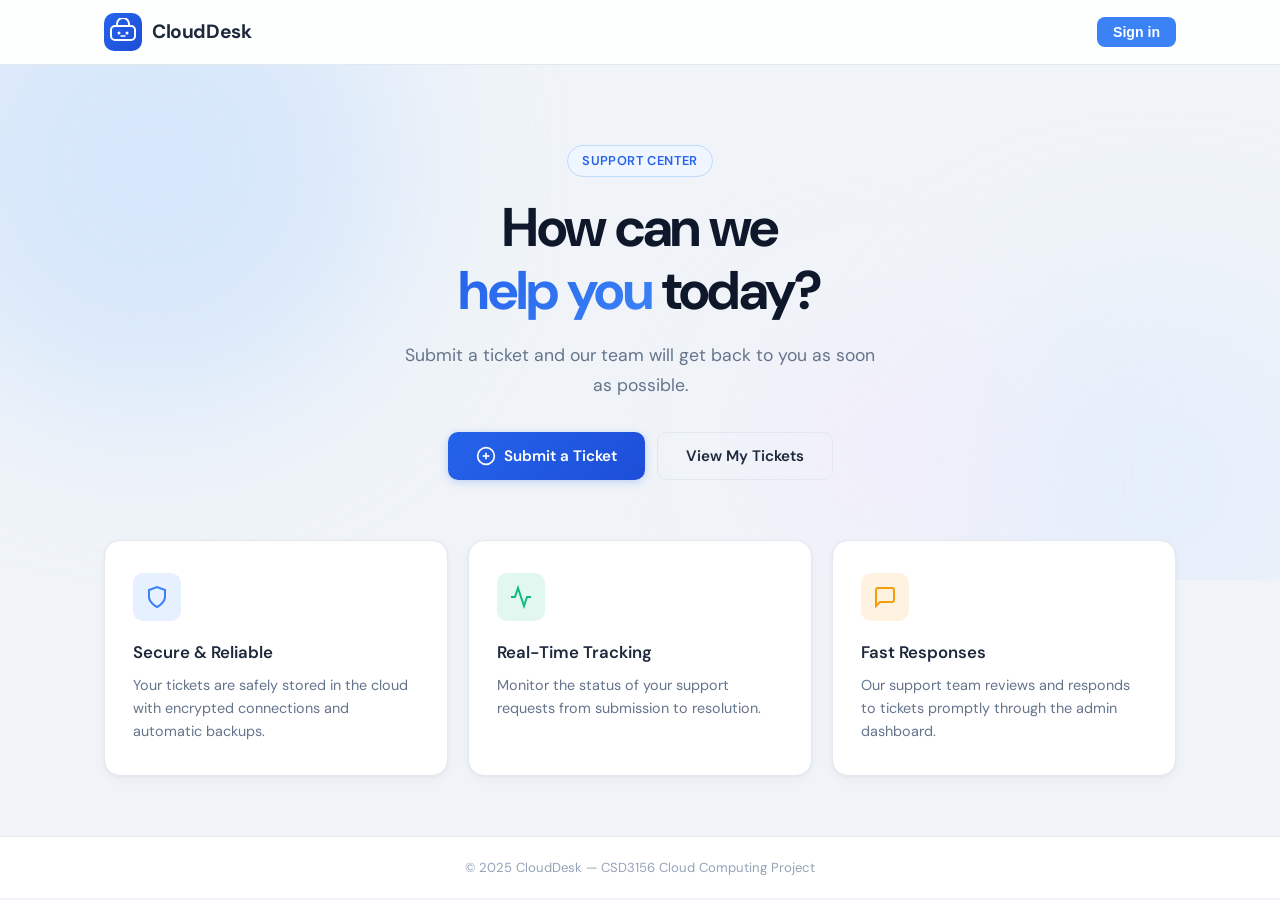
<file: clouddesk/frontend/index.html>
<!DOCTYPE html>
<html lang="en">
<head>
    <meta charset="UTF-8">
    <meta name="viewport" content="width=device-width, initial-scale=1.0">
    <title>CloudDesk</title>
    <link rel="preconnect" href="https://fonts.googleapis.com">
    <link href="https://fonts.googleapis.com/css2?family=DM+Sans:ital,opsz,wght@0,9..40,300;0,9..40,400;0,9..40,500;0,9..40,600;0,9..40,700;1,9..40,400&family=JetBrains+Mono:wght@400;500&display=swap" rel="stylesheet">
    <link rel="stylesheet" href="styles.css">
    <style>
        /* ── Auth Modal ─────────────────────────────────────────────────── */
        .modal-overlay {
            position: fixed; inset: 0;
            background: rgba(0,0,0,0.55);
            backdrop-filter: blur(4px);
            display: flex; align-items: center; justify-content: center;
            z-index: 1000;
            opacity: 0; pointer-events: none;
            transition: opacity 0.25s;
        }
        .modal-overlay.open { opacity: 1; pointer-events: all; }
        .modal {
            background: var(--surface, #fff);
            border-radius: 18px;
            padding: 2.5rem 2.2rem 2rem;
            width: 100%; max-width: 420px;
            box-shadow: 0 24px 60px rgba(0,0,0,0.18);
            transform: translateY(18px) scale(0.97);
            transition: transform 0.28s cubic-bezier(.22,1,.36,1);
        }
        .modal-overlay.open .modal { transform: translateY(0) scale(1); }
        .modal-logo { display: flex; align-items: center; gap: .6rem; margin-bottom: 1.6rem; }
        .modal-logo svg { color: var(--primary, #3b82f6); }
        .modal-logo span { font-size: 1.25rem; font-weight: 700; letter-spacing: -.02em; }
        .modal h2 { font-size: 1.35rem; font-weight: 700; margin: 0 0 .3rem; }
        .modal .modal-sub { color: var(--text-muted, #6b7280); font-size: .9rem; margin-bottom: 1.6rem; }
        .modal .form-group { margin-bottom: 1rem; }
        .modal label { display: block; font-size: .85rem; font-weight: 600; margin-bottom: .35rem; }
        .modal input {
            width: 100%; padding: .7rem 1rem;
            border: 1.5px solid var(--border, #e5e7eb);
            border-radius: 10px; font-size: .95rem;
            background: var(--bg, #f9fafb);
            outline: none; transition: border-color .15s, box-shadow .15s;
            box-sizing: border-box;
        }
        .modal input:focus { border-color: var(--primary, #3b82f6); box-shadow: 0 0 0 3px rgba(59,130,246,.12); }
        .modal-btn {
            width: 100%; padding: .8rem;
            background: var(--primary, #3b82f6);
            color: #fff; border: none; border-radius: 10px;
            font-size: 1rem; font-weight: 600; cursor: pointer;
            margin-top: .4rem; transition: background .15s, transform .1s;
        }
        .modal-btn:hover { background: #2563eb; }
        .modal-btn:disabled { opacity: .65; cursor: not-allowed; }
        .modal-switch { text-align: center; margin-top: 1.2rem; font-size: .88rem; color: var(--text-muted, #6b7280); }
        .modal-switch a { color: var(--primary, #3b82f6); font-weight: 600; cursor: pointer; }
        .modal-error {
            background: #fef2f2; border: 1px solid #fecaca;
            color: #b91c1c; border-radius: 8px;
            padding: .6rem .9rem; font-size: .88rem;
            margin-bottom: 1rem; display: none;
        }
        .modal-error.show { display: block; }

        /* ── Navbar ─────────────────────────────────────────────────────── */
        .nav-auth { display: flex; align-items: center; gap: .75rem; }
        .nav-user-name { font-size: .9rem; font-weight: 600; color: var(--text, #111827); white-space: nowrap; }
        .btn-ghost {
            background: none; border: 1.5px solid var(--border, #e5e7eb);
            border-radius: 8px; padding: .45rem .9rem;
            font-size: .88rem; font-weight: 600; cursor: pointer;
            color: var(--text, #111827); transition: background .15s;
        }
        .btn-ghost:hover { background: var(--bg, #f3f4f6); }
        .btn-auth-login {
            background: var(--primary, #3b82f6); color: #fff;
            border: none; border-radius: 8px; padding: .45rem 1rem;
            font-size: .88rem; font-weight: 600; cursor: pointer;
        }
        .nav-links { display: flex; align-items: center; gap: .25rem; }

        /* ── Admin Dashboard ─────────────────────────────────────────────── */
        .admin-layout {
            display: grid;
            grid-template-columns: 240px 1fr;
            min-height: calc(100vh - 64px - 56px);
        }
        .admin-sidebar {
            background: #0f172a;
            padding: 1.5rem 1rem;
            display: flex; flex-direction: column; gap: .25rem;
        }
        .admin-sidebar-title {
            font-size: .7rem; font-weight: 700; text-transform: uppercase;
            letter-spacing: .1em; color: #475569;
            padding: .5rem .75rem; margin-bottom: .25rem;
        }
        .admin-nav-item {
            display: flex; align-items: center; gap: .75rem;
            padding: .65rem .75rem; border-radius: 8px;
            font-size: .9rem; font-weight: 500; color: #94a3b8;
            cursor: pointer; transition: background .15s, color .15s;
            border: none; background: none; width: 100%; text-align: left;
        }
        .admin-nav-item:hover { background: #1e293b; color: #e2e8f0; }
        .admin-nav-item.active { background: #1d4ed8; color: #fff; }
        .admin-main { background: #f8fafc; padding: 2rem 2.5rem; overflow-y: auto; }
        .admin-section { display: none; }
        .admin-section.active { display: block; }
        .admin-page-title { font-size: 1.4rem; font-weight: 700; margin: 0 0 .25rem; color: #0f172a; }
        .admin-page-sub { color: #64748b; font-size: .9rem; margin-bottom: 1.75rem; }

        .admin-stats {
            display: grid;
            grid-template-columns: repeat(auto-fit, minmax(130px, 1fr));
            gap: 1rem; margin-bottom: 1.75rem;
        }
        .admin-stat {
            background: #fff; border-radius: 12px; padding: 1.1rem 1.25rem;
            border: 1px solid #e2e8f0; box-shadow: 0 1px 3px rgba(0,0,0,.04);
        }
        .admin-stat-label { font-size: .75rem; font-weight: 700; color: #64748b; text-transform: uppercase; letter-spacing: .05em; margin-bottom: .3rem; }
        .admin-stat-value { font-size: 1.9rem; font-weight: 800; line-height: 1; }
        .asv-blue { color: #2563eb; } .asv-amber { color: #d97706; }
        .asv-purple { color: #7c3aed; } .asv-green { color: #059669; }

        .admin-table-wrap {
            background: #fff; border-radius: 14px;
            border: 1px solid #e2e8f0;
            box-shadow: 0 1px 3px rgba(0,0,0,.04); overflow: hidden;
        }
        .admin-table-toolbar {
            display: flex; align-items: center; justify-content: space-between;
            padding: 1rem 1.25rem; border-bottom: 1px solid #f1f5f9; gap: 1rem; flex-wrap: wrap;
        }
        .admin-table-toolbar h3 { font-size: 1rem; font-weight: 700; margin: 0; color: #0f172a; }
        .admin-search {
            display: flex; align-items: center; gap: .5rem;
            background: #f8fafc; border: 1.5px solid #e2e8f0;
            border-radius: 8px; padding: .4rem .75rem;
        }
        .admin-search input { border: none; background: none; outline: none; font-size: .88rem; color: #0f172a; width: 200px; }
        table { width: 100%; border-collapse: collapse; }
        th {
            text-align: left; font-size: .72rem; font-weight: 700;
            text-transform: uppercase; letter-spacing: .06em;
            color: #64748b; padding: .75rem 1.25rem;
            background: #f8fafc; border-bottom: 1px solid #e2e8f0;
        }
        td { padding: .85rem 1.25rem; border-bottom: 1px solid #f1f5f9; font-size: .88rem; color: #334155; vertical-align: middle; }
        tr:last-child td { border-bottom: none; }
        tr:hover td { background: #f8fafc; }
        .td-title { font-weight: 600; color: #0f172a; max-width: 220px; white-space: nowrap; overflow: hidden; text-overflow: ellipsis; }
        .td-id { font-family: 'JetBrains Mono', monospace; font-size: .8rem; color: #64748b; }

        .status-select {
            border: 1.5px solid #e2e8f0; border-radius: 7px;
            padding: .3rem .55rem; font-size: .82rem; font-weight: 600;
            cursor: pointer; outline: none; background: #f8fafc;
        }
        .btn-manage {
            background: #0f172a; color: #fff; border: none;
            border-radius: 7px; padding: .38rem .85rem;
            font-size: .82rem; font-weight: 600; cursor: pointer;
            transition: background .15s;
        }
        .btn-manage:hover { background: #1e293b; }

        /* Admin ticket detail */
        .admin-back-btn {
            display: flex; align-items: center; gap: .4rem;
            background: none; border: none; cursor: pointer;
            font-size: .88rem; font-weight: 600; color: #64748b;
            padding: 0; margin-bottom: 1.25rem; transition: color .15s;
        }
        .admin-back-btn:hover { color: #0f172a; }
        .admin-detail-panel {
            background: #fff; border-radius: 14px;
            border: 1px solid #e2e8f0; padding: 1.75rem;
        }
        .admin-detail-panel h2 { font-size: 1.2rem; font-weight: 700; margin: 0 0 .5rem; color: #0f172a; }
        .admin-detail-meta { display: flex; align-items: center; flex-wrap: wrap; gap: .75rem; margin-bottom: 1.25rem; font-size: .85rem; color: #64748b; }
        .admin-desc {
            background: #f8fafc; border-radius: 10px; padding: 1rem 1.25rem;
            color: #334155; font-size: .93rem; line-height: 1.65;
            margin-bottom: 1.5rem; border: 1px solid #e2e8f0;
        }
        .admin-actions-row { display: flex; align-items: center; gap: .75rem; margin-bottom: 1.5rem; flex-wrap: wrap; }
        .admin-status-label { font-size: .85rem; font-weight: 600; color: #334155; }
        .admin-status-full {
            border: 1.5px solid #e2e8f0; border-radius: 8px;
            padding: .45rem .85rem; font-size: .88rem; font-weight: 600;
            cursor: pointer; outline: none; background: #f8fafc;
        }
        .btn-update-status {
            background: #0f172a; color: #fff; border: none;
            border-radius: 8px; padding: .5rem 1.1rem;
            font-size: .88rem; font-weight: 600; cursor: pointer;
        }
        .btn-update-status:hover { background: #1e293b; }

        .admin-responses { margin-bottom: 1.5rem; }
        .admin-responses h4 { font-size: .95rem; font-weight: 700; margin-bottom: .75rem; color: #0f172a; }
        .resp-bubble { padding: .85rem 1rem; border-radius: 10px; margin-bottom: .6rem; font-size: .9rem; line-height: 1.55; }
        .resp-bubble.admin-resp { background: #eff6ff; border: 1px solid #bfdbfe; }
        .resp-bubble.user-resp  { background: #f8fafc; border: 1px solid #e2e8f0; }
        .resp-bubble-meta { font-size: .78rem; color: #64748b; margin-bottom: .3rem; display: flex; gap: .5rem; align-items: center; }
        .resp-bubble-meta strong { color: #0f172a; }
        .role-pill { font-size: .65rem; font-weight: 700; text-transform: uppercase; padding: .1rem .4rem; border-radius: 99px; background: #e2e8f0; color: #475569; }
        .role-pill.admin { background: #dbeafe; color: #1d4ed8; }

        .admin-reply-box h4 { font-size: .95rem; font-weight: 700; margin-bottom: .6rem; color: #0f172a; }
        .admin-reply-box textarea {
            width: 100%; box-sizing: border-box;
            border: 1.5px solid #e2e8f0; border-radius: 10px;
            padding: .75rem 1rem; font-size: .9rem; resize: vertical;
            outline: none; font-family: inherit; background: #f8fafc;
            min-height: 90px;
        }
        .admin-reply-box textarea:focus { border-color: #3b82f6; background: #fff; }
        .btn-send-reply {
            margin-top: .6rem;
            background: #2563eb; color: #fff; border: none;
            border-radius: 8px; padding: .55rem 1.25rem;
            font-size: .9rem; font-weight: 600; cursor: pointer;
            display: inline-flex; align-items: center; gap: .4rem;
        }
        .btn-send-reply:hover { background: #1d4ed8; }
        .btn-send-reply:disabled { opacity: .6; cursor: not-allowed; }

        /* Users */
        .user-avatar {
            width: 32px; height: 32px; border-radius: 50%;
            background: #dbeafe; color: #1d4ed8;
            display: flex; align-items: center; justify-content: center;
            font-weight: 700; font-size: .85rem; flex-shrink: 0;
        }
        .user-cell { display: flex; align-items: center; gap: .65rem; }
        .role-badge-admin { background: #fee2e2; color: #991b1b; font-size: .72rem; font-weight: 700; padding: .15rem .5rem; border-radius: 99px; text-transform: uppercase; }
        .role-badge-user  { background: #e0e7ff; color: #3730a3; font-size: .72rem; font-weight: 700; padding: .15rem .5rem; border-radius: 99px; text-transform: uppercase; }
        .table-empty { text-align: center; padding: 3rem 1rem; color: #94a3b8; }

        @media (max-width: 768px) {
            .admin-layout { grid-template-columns: 1fr; }
            .admin-sidebar { flex-direction: row; overflow-x: auto; padding: .75rem; }
            .admin-sidebar-title { display: none; }
            .admin-main { padding: 1.25rem; }
        }
    </style>
</head>
<body>

    <!-- ===== AUTH MODAL ===== -->
    <div class="modal-overlay" id="auth-modal">
        <div class="modal">
            <div class="modal-logo">
                <svg width="26" height="26" viewBox="0 0 28 28" fill="none">
                    <rect x="2" y="8" width="24" height="14" rx="4" stroke="currentColor" stroke-width="2"/>
                    <path d="M8 8V6a6 6 0 0 1 12 0v2" stroke="currentColor" stroke-width="2" stroke-linecap="round"/>
                    <circle cx="10" cy="15" r="1.5" fill="currentColor"/>
                    <circle cx="18" cy="15" r="1.5" fill="currentColor"/>
                    <path d="M12 18h4" stroke="currentColor" stroke-width="1.5" stroke-linecap="round"/>
                </svg>
                <span>CloudDesk</span>
            </div>
            <div id="modal-login">
                <h2>Welcome back</h2>
                <p class="modal-sub">Sign in to manage your support tickets.</p>
                <div class="modal-error" id="login-error"></div>
                <div class="form-group">
                    <label for="login-email">Email</label>
                    <input type="email" id="login-email" placeholder="you@example.com" autocomplete="email">
                </div>
                <div class="form-group">
                    <label for="login-password">Password</label>
                    <input type="password" id="login-password" placeholder="••••••••" autocomplete="current-password">
                </div>
                <button class="modal-btn" id="login-btn" onclick="doLogin()">Sign In</button>
                <p class="modal-switch">Don't have an account? <a onclick="switchModal('register')">Create one</a></p>
            </div>
            <div id="modal-register" style="display:none">
                <h2>Create account</h2>
                <p class="modal-sub">Join CloudDesk to submit and track your tickets.</p>
                <div class="modal-error" id="register-error"></div>
                <div class="form-group">
                    <label for="reg-name">Full Name</label>
                    <input type="text" id="reg-name" placeholder="Jane Smith" autocomplete="name">
                </div>
                <div class="form-group">
                    <label for="reg-email">Email</label>
                    <input type="email" id="reg-email" placeholder="you@example.com" autocomplete="email">
                </div>
                <div class="form-group">
                    <label for="reg-password">Password</label>
                    <input type="password" id="reg-password" placeholder="At least 6 characters" autocomplete="new-password">
                </div>
                <button class="modal-btn" id="register-btn" onclick="doRegister()">Create Account</button>
                <p class="modal-switch">Already have an account? <a onclick="switchModal('login')">Sign in</a></p>
            </div>
        </div>
    </div>

    <!-- ===== NAVBAR ===== -->
    <nav class="navbar">
        <div class="nav-inner">
            <a href="#" class="logo" onclick="showPage('home')">
                <span class="logo-icon">
                    <svg width="28" height="28" viewBox="0 0 28 28" fill="none">
                        <rect x="2" y="8" width="24" height="14" rx="4" stroke="currentColor" stroke-width="2"/>
                        <path d="M8 8V6a6 6 0 0 1 12 0v2" stroke="currentColor" stroke-width="2" stroke-linecap="round"/>
                        <circle cx="10" cy="15" r="1.5" fill="currentColor"/>
                        <circle cx="18" cy="15" r="1.5" fill="currentColor"/>
                        <path d="M12 18h4" stroke="currentColor" stroke-width="1.5" stroke-linecap="round"/>
                    </svg>
                </span>
                <span class="logo-text">CloudDesk</span>
            </a>
            <div class="nav-links" id="nav-links" style="display:none">
                <a href="#" class="nav-link" data-page="home" onclick="showPage('home')">
                    <svg width="18" height="18" viewBox="0 0 24 24" fill="none" stroke="currentColor" stroke-width="2"><path d="M3 9l9-7 9 7v11a2 2 0 0 1-2 2H5a2 2 0 0 1-2-2z"/><polyline points="9 22 9 12 15 12 15 22"/></svg>
                    Home
                </a>
                <a href="#" class="nav-link" data-page="submit" onclick="showPage('submit')">
                    <svg width="18" height="18" viewBox="0 0 24 24" fill="none" stroke="currentColor" stroke-width="2"><circle cx="12" cy="12" r="10"/><line x1="12" y1="8" x2="12" y2="16"/><line x1="8" y1="12" x2="16" y2="12"/></svg>
                    New Ticket
                </a>
                <a href="#" class="nav-link" data-page="tickets" onclick="showPage('tickets')">
                    <svg width="18" height="18" viewBox="0 0 24 24" fill="none" stroke="currentColor" stroke-width="2"><path d="M14 2H6a2 2 0 0 0-2 2v16a2 2 0 0 0 2 2h12a2 2 0 0 0 2-2V8z"/><polyline points="14 2 14 8 20 8"/><line x1="16" y1="13" x2="8" y2="13"/><line x1="16" y1="17" x2="8" y2="17"/></svg>
                    My Tickets
                </a>
                <a href="#" class="nav-link" data-page="admin" id="nav-admin-link" onclick="showPage('admin')" style="display:none">
                    <svg width="18" height="18" viewBox="0 0 24 24" fill="none" stroke="currentColor" stroke-width="2"><path d="M12 20h9"/><path d="M16.5 3.5a2.121 2.121 0 0 1 3 3L7 19l-4 1 1-4L16.5 3.5z"/></svg>
                    Admin
                </a>
            </div>
            <div class="nav-auth" id="nav-auth"></div>
        </div>
    </nav>

    <!-- ===== PAGE: HOME ===== -->
    <main id="page-home" class="page active">
        <section class="hero">
            <div class="hero-bg">
                <div class="hero-shape shape-1"></div>
                <div class="hero-shape shape-2"></div>
                <div class="hero-shape shape-3"></div>
            </div>
            <div class="hero-content">
                <span class="hero-badge">Support Center</span>
                <h1 class="hero-title">How can we<br><span class="highlight">help you</span> today?</h1>
                <p class="hero-subtitle">Submit a ticket and our team will get back to you as soon as possible.</p>
                <div class="hero-actions">
                    <button class="btn btn-primary btn-lg" onclick="requireAuth(() => showPage('submit'))">
                        <svg width="20" height="20" viewBox="0 0 24 24" fill="none" stroke="currentColor" stroke-width="2"><circle cx="12" cy="12" r="10"/><line x1="12" y1="8" x2="12" y2="16"/><line x1="8" y1="12" x2="16" y2="12"/></svg>
                        Submit a Ticket
                    </button>
                    <button class="btn btn-outline btn-lg" onclick="requireAuth(() => showPage('tickets'))">
                        View My Tickets
                    </button>
                </div>
            </div>
        </section>
        <section class="features-section">
            <div class="features-grid">
                <div class="feature-card" style="--delay:0">
                    <div class="feature-icon" style="--accent:#3b82f6"><svg width="24" height="24" viewBox="0 0 24 24" fill="none" stroke="currentColor" stroke-width="2"><path d="M12 22s8-4 8-10V5l-8-3-8 3v7c0 6 8 10 8 10z"/></svg></div>
                    <h3>Secure & Reliable</h3>
                    <p>Your tickets are safely stored in the cloud with encrypted connections and automatic backups.</p>
                </div>
                <div class="feature-card" style="--delay:1">
                    <div class="feature-icon" style="--accent:#10b981"><svg width="24" height="24" viewBox="0 0 24 24" fill="none" stroke="currentColor" stroke-width="2"><polyline points="22 12 18 12 15 21 9 3 6 12 2 12"/></svg></div>
                    <h3>Real-Time Tracking</h3>
                    <p>Monitor the status of your support requests from submission to resolution.</p>
                </div>
                <div class="feature-card" style="--delay:2">
                    <div class="feature-icon" style="--accent:#f59e0b"><svg width="24" height="24" viewBox="0 0 24 24" fill="none" stroke="currentColor" stroke-width="2"><path d="M21 15a2 2 0 0 1-2 2H7l-4 4V5a2 2 0 0 1 2-2h14a2 2 0 0 1 2 2z"/></svg></div>
                    <h3>Fast Responses</h3>
                    <p>Our support team reviews and responds to tickets promptly through the admin dashboard.</p>
                </div>
            </div>
        </section>
    </main>

    <!-- ===== PAGE: SUBMIT TICKET ===== -->
    <main id="page-submit" class="page">
        <div class="page-container">
            <div class="page-header">
                <h1>Submit a New Ticket</h1>
                <p>Describe your issue and we'll get back to you shortly.</p>
            </div>
            <div class="form-card">
                <div class="form-group">
                    <label for="ticket-title">Title</label>
                    <input type="text" id="ticket-title" placeholder="Brief summary of your issue" maxlength="255">
                    <span class="form-hint">Keep it concise — e.g. "Login page not loading"</span>
                </div>
                <div class="form-group">
                    <label for="ticket-priority">Priority</label>
                    <select id="ticket-priority" style="width:100%;padding:.7rem 1rem;border:1.5px solid var(--border,#e5e7eb);border-radius:10px;font-size:.95rem;background:var(--bg,#f9fafb);outline:none;">
                        <option value="low">Low</option>
                        <option value="medium" selected>Medium</option>
                        <option value="high">High</option>
                    </select>
                </div>
                <div class="form-group">
                    <label for="ticket-desc">Description</label>
                    <textarea id="ticket-desc" rows="6" placeholder="Provide details about your issue..."></textarea>
                </div>
                <div class="form-actions">
                    <button class="btn btn-secondary" onclick="clearForm()">Clear</button>
                    <button class="btn btn-primary" id="submit-btn" onclick="submitTicket()">
                        <svg width="18" height="18" viewBox="0 0 24 24" fill="none" stroke="currentColor" stroke-width="2"><line x1="22" y1="2" x2="11" y2="13"/><polygon points="22 2 15 22 11 13 2 9 22 2"/></svg>
                        Submit Ticket
                    </button>
                </div>
            </div>
        </div>
    </main>

    <!-- ===== PAGE: MY TICKETS ===== -->
    <main id="page-tickets" class="page">
        <div class="page-container">
            <div class="page-header">
                <div>
                    <h1>My Tickets</h1>
                    <p>Track and manage your submitted support requests.</p>
                </div>
                <button class="btn btn-primary" onclick="showPage('submit')">
                    <svg width="18" height="18" viewBox="0 0 24 24" fill="none" stroke="currentColor" stroke-width="2"><circle cx="12" cy="12" r="10"/><line x1="12" y1="8" x2="12" y2="16"/><line x1="8" y1="12" x2="16" y2="12"/></svg>
                    New Ticket
                </button>
            </div>
            <div class="filters-bar">
                <div class="filter-tabs">
                    <button class="filter-tab active" data-filter="all" onclick="filterTickets('all',this)">All</button>
                    <button class="filter-tab" data-filter="Open" onclick="filterTickets('Open',this)">Open</button>
                    <button class="filter-tab" data-filter="In Progress" onclick="filterTickets('In Progress',this)">In Progress</button>
                    <button class="filter-tab" data-filter="Resolved" onclick="filterTickets('Resolved',this)">Resolved</button>
                    <button class="filter-tab" data-filter="Closed" onclick="filterTickets('Closed',this)">Closed</button>
                </div>
                <div class="search-box">
                    <svg width="16" height="16" viewBox="0 0 24 24" fill="none" stroke="currentColor" stroke-width="2"><circle cx="11" cy="11" r="8"/><line x1="21" y1="21" x2="16.65" y2="16.65"/></svg>
                    <input type="text" id="search-input" placeholder="Search tickets..." oninput="searchTickets(this.value)">
                </div>
            </div>
            <div class="ticket-stats" id="ticket-stats"></div>
            <div id="tickets-list" class="tickets-list"></div>
            <div id="empty-state" class="empty-state" style="display:none;">
                <svg width="64" height="64" viewBox="0 0 24 24" fill="none" stroke="currentColor" stroke-width="1.5" opacity="0.4"><path d="M14 2H6a2 2 0 0 0-2 2v16a2 2 0 0 0 2 2h12a2 2 0 0 0 2-2V8z"/><polyline points="14 2 14 8 20 8"/></svg>
                <h3>No tickets yet</h3>
                <p>Submit your first support ticket to get started.</p>
                <button class="btn btn-primary" onclick="showPage('submit')">Submit a Ticket</button>
            </div>
        </div>
    </main>

    <!-- ===== PAGE: TICKET DETAIL (user) ===== -->
    <main id="page-detail" class="page">
        <div class="page-container">
            <button class="back-link" onclick="showPage('tickets')">
                <svg width="18" height="18" viewBox="0 0 24 24" fill="none" stroke="currentColor" stroke-width="2"><line x1="19" y1="12" x2="5" y2="12"/><polyline points="12 19 5 12 12 5"/></svg>
                Back to tickets
            </button>
            <div id="ticket-detail-content"></div>
        </div>
    </main>

    <!-- ===== PAGE: ADMIN DASHBOARD ===== -->
    <main id="page-admin" class="page">
        <div class="admin-layout">
            <aside class="admin-sidebar">
                <div class="admin-sidebar-title">Admin Panel</div>
                <button class="admin-nav-item active" id="anav-overview" onclick="showAdminSection('overview')">
                    <svg width="18" height="18" viewBox="0 0 24 24" fill="none" stroke="currentColor" stroke-width="2"><rect x="3" y="3" width="7" height="7"/><rect x="14" y="3" width="7" height="7"/><rect x="14" y="14" width="7" height="7"/><rect x="3" y="14" width="7" height="7"/></svg>
                    Overview
                </button>
                <button class="admin-nav-item" id="anav-tickets" onclick="showAdminSection('tickets')">
                    <svg width="18" height="18" viewBox="0 0 24 24" fill="none" stroke="currentColor" stroke-width="2"><path d="M14 2H6a2 2 0 0 0-2 2v16a2 2 0 0 0 2 2h12a2 2 0 0 0 2-2V8z"/><polyline points="14 2 14 8 20 8"/></svg>
                    All Tickets
                </button>
                <button class="admin-nav-item" id="anav-users" onclick="showAdminSection('users')">
                    <svg width="18" height="18" viewBox="0 0 24 24" fill="none" stroke="currentColor" stroke-width="2"><path d="M17 21v-2a4 4 0 0 0-4-4H5a4 4 0 0 0-4 4v2"/><circle cx="9" cy="7" r="4"/><path d="M23 21v-2a4 4 0 0 0-3-3.87"/><path d="M16 3.13a4 4 0 0 1 0 7.75"/></svg>
                    Users
                </button>
            </aside>
            <div class="admin-main">

                <!-- OVERVIEW -->
                <div class="admin-section active" id="admin-section-overview">
                    <h1 class="admin-page-title">Dashboard Overview</h1>
                    <p class="admin-page-sub">Live summary of all support activity.</p>
                    <div class="admin-stats" id="admin-stats-grid"></div>
                    <div class="admin-table-wrap">
                        <div class="admin-table-toolbar"><h3>Recent Tickets</h3></div>
                        <table>
                            <thead><tr><th>ID</th><th>Title</th><th>Submitted By</th><th>Priority</th><th>Status</th><th>Created</th></tr></thead>
                            <tbody id="admin-recent-tbody"></tbody>
                        </table>
                    </div>
                </div>

                <!-- ALL TICKETS -->
                <div class="admin-section" id="admin-section-tickets">
                    <div id="admin-tickets-list-view">
                        <h1 class="admin-page-title">All Tickets</h1>
                        <p class="admin-page-sub">Click "Manage" on any ticket to update its status or send a reply.</p>
                        <div class="admin-table-wrap">
                            <div class="admin-table-toolbar">
                                <h3>Tickets</h3>
                                <div class="admin-search">
                                    <svg width="15" height="15" viewBox="0 0 24 24" fill="none" stroke="currentColor" stroke-width="2"><circle cx="11" cy="11" r="8"/><line x1="21" y1="21" x2="16.65" y2="16.65"/></svg>
                                    <input type="text" id="admin-search" placeholder="Search title or user…" oninput="filterAdminTickets(this.value)">
                                </div>
                            </div>
                            <table>
                                <thead><tr><th>ID</th><th>Title</th><th>Submitted By</th><th>Priority</th><th>Status</th><th>Created</th><th></th></tr></thead>
                                <tbody id="admin-tickets-tbody"></tbody>
                            </table>
                        </div>
                    </div>
                    <div id="admin-ticket-detail-view" style="display:none">
                        <button class="admin-back-btn" onclick="backToAdminList()">
                            <svg width="16" height="16" viewBox="0 0 24 24" fill="none" stroke="currentColor" stroke-width="2"><line x1="19" y1="12" x2="5" y2="12"/><polyline points="12 19 5 12 12 5"/></svg>
                            Back to all tickets
                        </button>
                        <div class="admin-detail-panel" id="admin-detail-panel"></div>
                    </div>
                </div>

                <!-- USERS -->
                <div class="admin-section" id="admin-section-users">
                    <h1 class="admin-page-title">All Users</h1>
                    <p class="admin-page-sub">Every registered account on CloudDesk.</p>
                    <div class="admin-table-wrap">
                        <div class="admin-table-toolbar"><h3>Users</h3></div>
                        <table>
                            <thead><tr><th>Name</th><th>Email</th><th>Role</th><th>Joined</th></tr></thead>
                            <tbody id="admin-users-tbody"></tbody>
                        </table>
                    </div>
                </div>

            </div>
        </div>
    </main>

    <div id="toast-container"></div>
    <footer class="footer">
        <div class="footer-inner">
            <p>&copy; 2025 CloudDesk &mdash; CSD3156 Cloud Computing Project</p>
        </div>
    </footer>
    <script src="script.js"></script>
</body>
</html>
</file>
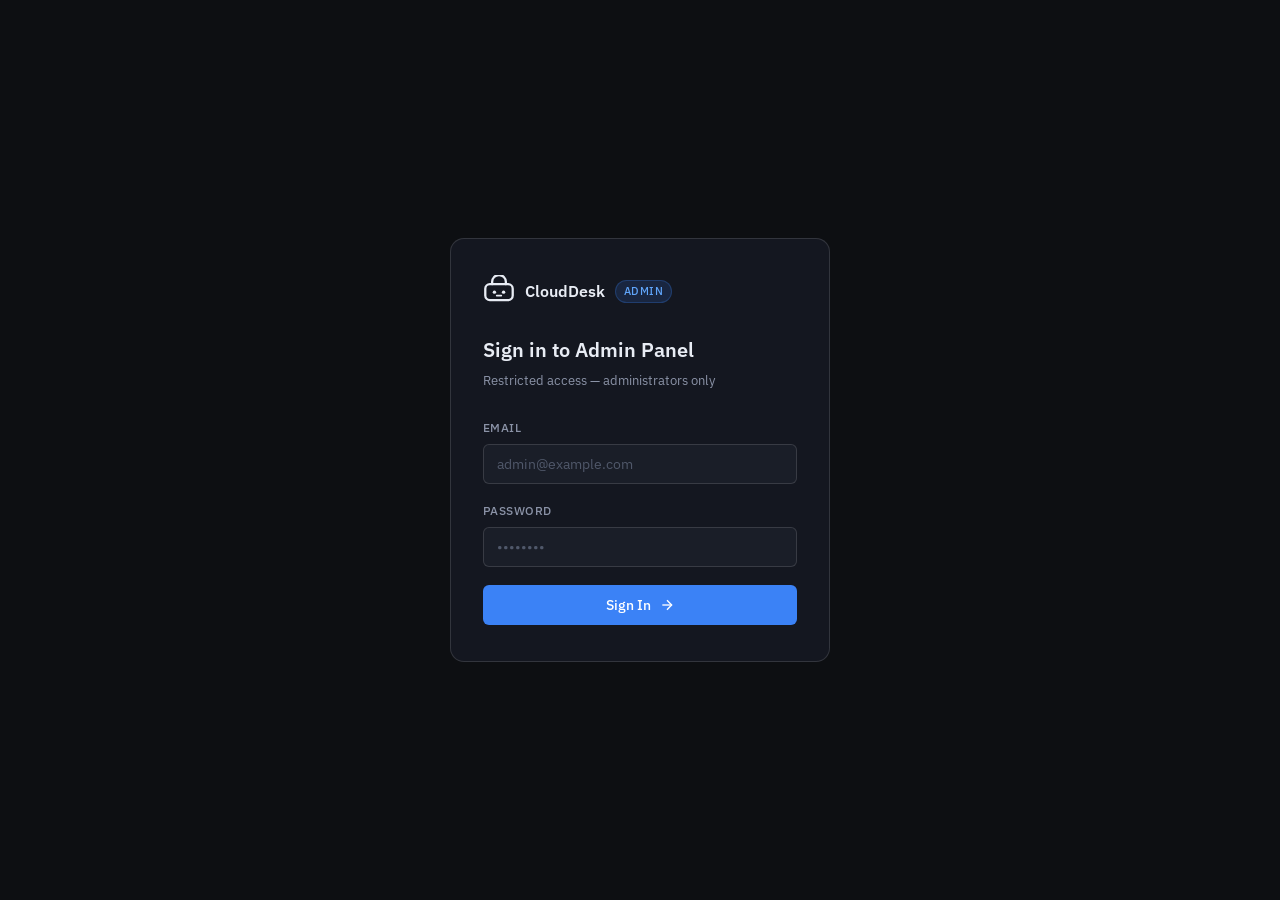
<file: clouddesk/frontend/admin.html>
<!DOCTYPE html>
<html lang="en">
<head>
    <meta charset="UTF-8">
    <meta name="viewport" content="width=device-width, initial-scale=1.0">
    <title>CloudDesk Admin</title>
    <link rel="preconnect" href="https://fonts.googleapis.com">
    <link href="https://fonts.googleapis.com/css2?family=IBM+Plex+Sans:wght@300;400;500;600&family=IBM+Plex+Mono:wght@400;500&display=swap" rel="stylesheet">
    <link rel="stylesheet" href="admin-styles.css">
</head>
<body>

    <!-- ===== LOGIN OVERLAY ===== -->
    <div id="login-overlay" class="login-overlay">
        <div class="login-card">
            <div class="login-logo">
                <svg width="32" height="32" viewBox="0 0 28 28" fill="none">
                    <rect x="2" y="8" width="24" height="14" rx="4" stroke="currentColor" stroke-width="2"/>
                    <path d="M8 8V6a6 6 0 0 1 12 0v2" stroke="currentColor" stroke-width="2" stroke-linecap="round"/>
                    <circle cx="10" cy="15" r="1.5" fill="currentColor"/>
                    <circle cx="18" cy="15" r="1.5" fill="currentColor"/>
                    <path d="M12 18h4" stroke="currentColor" stroke-width="1.5" stroke-linecap="round"/>
                </svg>
                <span>CloudDesk</span>
                <span class="admin-tag">Admin</span>
            </div>
            <h2>Sign in to Admin Panel</h2>
            <p class="login-sub">Restricted access — administrators only</p>

            <div class="field-group">
                <label>Email</label>
                <input type="email" id="login-email" placeholder="admin@example.com" autocomplete="email">
            </div>
            <div class="field-group">
                <label>Password</label>
                <input type="password" id="login-password" placeholder="••••••••" autocomplete="current-password">
                <span id="login-error" class="field-error" style="display:none;"></span>
            </div>
            <button class="btn-login" id="login-btn" onclick="adminLogin()">
                <span>Sign In</span>
                <svg width="16" height="16" viewBox="0 0 24 24" fill="none" stroke="currentColor" stroke-width="2"><line x1="5" y1="12" x2="19" y2="12"/><polyline points="12 5 19 12 12 19"/></svg>
            </button>
        </div>
    </div>

    <!-- ===== MAIN LAYOUT ===== -->
    <div id="app" class="app" style="display:none;">

        <!-- SIDEBAR -->
        <aside class="sidebar">
            <div class="sidebar-top">
                <div class="sidebar-logo">
                    <svg width="22" height="22" viewBox="0 0 28 28" fill="none">
                        <rect x="2" y="8" width="24" height="14" rx="4" stroke="currentColor" stroke-width="2"/>
                        <path d="M8 8V6a6 6 0 0 1 12 0v2" stroke="currentColor" stroke-width="2" stroke-linecap="round"/>
                        <circle cx="10" cy="15" r="1.5" fill="currentColor"/>
                        <circle cx="18" cy="15" r="1.5" fill="currentColor"/>
                        <path d="M12 18h4" stroke="currentColor" stroke-width="1.5" stroke-linecap="round"/>
                    </svg>
                    <span class="sidebar-logo-text">CloudDesk</span>
                    <span class="admin-pill">Admin</span>
                </div>

                <nav class="sidebar-nav">
                    <a href="#" class="nav-item active" data-view="dashboard" onclick="switchView('dashboard', this)">
                        <svg width="16" height="16" viewBox="0 0 24 24" fill="none" stroke="currentColor" stroke-width="2"><rect x="3" y="3" width="7" height="7"/><rect x="14" y="3" width="7" height="7"/><rect x="14" y="14" width="7" height="7"/><rect x="3" y="14" width="7" height="7"/></svg>
                        Dashboard
                    </a>
                    <a href="#" class="nav-item" data-view="tickets" onclick="switchView('tickets', this)">
                        <svg width="16" height="16" viewBox="0 0 24 24" fill="none" stroke="currentColor" stroke-width="2"><path d="M14 2H6a2 2 0 0 0-2 2v16a2 2 0 0 0 2 2h12a2 2 0 0 0 2-2V8z"/><polyline points="14 2 14 8 20 8"/><line x1="16" y1="13" x2="8" y2="13"/></svg>
                        All Tickets
                        <span class="nav-badge" id="open-count-badge">0</span>
                    </a>
                    <a href="#" class="nav-item" data-view="users" onclick="switchView('users', this)">
                        <svg width="16" height="16" viewBox="0 0 24 24" fill="none" stroke="currentColor" stroke-width="2"><path d="M17 21v-2a4 4 0 0 0-4-4H5a4 4 0 0 0-4 4v2"/><circle cx="9" cy="7" r="4"/><path d="M23 21v-2a4 4 0 0 0-3-3.87"/><path d="M16 3.13a4 4 0 0 1 0 7.75"/></svg>
                        Users
                    </a>
                </nav>
            </div>

            <div class="sidebar-bottom">
                <div class="admin-info">
                    <div class="admin-avatar" id="admin-avatar">A</div>
                    <div>
                        <div class="admin-name" id="admin-name-label">Admin</div>
                        <div class="admin-role">Administrator</div>
                    </div>
                </div>
                <button class="logout-btn" onclick="logout()">
                    <svg width="14" height="14" viewBox="0 0 24 24" fill="none" stroke="currentColor" stroke-width="2"><path d="M9 21H5a2 2 0 0 1-2-2V5a2 2 0 0 1 2-2h4"/><polyline points="16 17 21 12 16 7"/><line x1="21" y1="12" x2="9" y2="12"/></svg>
                    Sign out
                </button>
            </div>
        </aside>

        <!-- MAIN CONTENT -->
        <main class="main-content">

            <!-- TOP BAR -->
            <header class="topbar">
                <div class="topbar-left">
                    <h1 class="topbar-title" id="topbar-title">Dashboard</h1>
                </div>
                <div class="topbar-right">
                    <div class="topbar-time" id="topbar-time"></div>
                    <button class="refresh-btn" onclick="refreshAll()" title="Refresh">
                        <svg width="15" height="15" viewBox="0 0 24 24" fill="none" stroke="currentColor" stroke-width="2"><polyline points="23 4 23 10 17 10"/><path d="M20.49 15a9 9 0 1 1-2.12-9.36L23 10"/></svg>
                    </button>
                </div>
            </header>

            <!-- ===== VIEW: DASHBOARD ===== -->
            <section id="view-dashboard" class="view active">

                <!-- Stats Row -->
                <div class="stats-grid">
                    <div class="stat-card">
                        <div class="stat-icon amber">
                            <svg width="18" height="18" viewBox="0 0 24 24" fill="none" stroke="currentColor" stroke-width="2"><circle cx="12" cy="12" r="10"/><line x1="12" y1="8" x2="12" y2="12"/><line x1="12" y1="16" x2="12.01" y2="16"/></svg>
                        </div>
                        <div class="stat-body">
                            <div class="stat-label">Open</div>
                            <div class="stat-value" id="stat-open">—</div>
                        </div>
                    </div>
                    <div class="stat-card">
                        <div class="stat-icon blue">
                            <svg width="18" height="18" viewBox="0 0 24 24" fill="none" stroke="currentColor" stroke-width="2"><polyline points="22 12 18 12 15 21 9 3 6 12 2 12"/></svg>
                        </div>
                        <div class="stat-body">
                            <div class="stat-label">In Progress</div>
                            <div class="stat-value" id="stat-progress">—</div>
                        </div>
                    </div>
                    <div class="stat-card">
                        <div class="stat-icon green">
                            <svg width="18" height="18" viewBox="0 0 24 24" fill="none" stroke="currentColor" stroke-width="2"><polyline points="20 6 9 17 4 12"/></svg>
                        </div>
                        <div class="stat-body">
                            <div class="stat-label">Resolved</div>
                            <div class="stat-value" id="stat-resolved">—</div>
                        </div>
                    </div>
                    <div class="stat-card">
                        <div class="stat-icon gray">
                            <svg width="18" height="18" viewBox="0 0 24 24" fill="none" stroke="currentColor" stroke-width="2"><path d="M14 2H6a2 2 0 0 0-2 2v16a2 2 0 0 0 2 2h12a2 2 0 0 0 2-2V8z"/></svg>
                        </div>
                        <div class="stat-body">
                            <div class="stat-label">Total</div>
                            <div class="stat-value" id="stat-total">—</div>
                        </div>
                    </div>
                </div>

                <!-- Recent Tickets -->
                <div class="panel">
                    <div class="panel-header">
                        <h2>Recent Tickets</h2>
                        <button class="text-btn" onclick="switchView('tickets', document.querySelector('[data-view=tickets]'))">View all →</button>
                    </div>
                    <div id="recent-tickets-list" class="tickets-table-wrap">
                        <div class="skeleton-rows"></div>
                    </div>
                </div>

            </section>

            <!-- ===== VIEW: ALL TICKETS ===== -->
            <section id="view-tickets" class="view">

                <div class="toolbar">
                    <div class="filter-row">
                        <button class="chip active" data-filter="all" onclick="filterAdminTickets('all', this)">All</button>
                        <button class="chip" data-filter="open" onclick="filterAdminTickets('open', this)">Open</button>
                        <button class="chip" data-filter="in_progress" onclick="filterAdminTickets('in_progress', this)">In Progress</button>
                        <button class="chip" data-filter="resolved" onclick="filterAdminTickets('resolved', this)">Resolved</button>
                        <button class="chip" data-filter="closed" onclick="filterAdminTickets('closed', this)">Closed</button>
                    </div>
                    <div class="search-wrap">
                        <svg width="14" height="14" viewBox="0 0 24 24" fill="none" stroke="currentColor" stroke-width="2"><circle cx="11" cy="11" r="8"/><line x1="21" y1="21" x2="16.65" y2="16.65"/></svg>
                        <input type="text" id="admin-search" placeholder="Search tickets…" oninput="adminSearch(this.value)">
                    </div>
                </div>

                <div class="panel no-pad">
                    <table class="tickets-table" id="admin-tickets-table">
                        <thead>
                            <tr>
                                <th style="width:60px">#</th>
                                <th>Title</th>
                                <th>Submitted by</th>
                                <th>Priority</th>
                                <th>Status</th>
                                <th>Created</th>
                                <th style="width:80px">Actions</th>
                            </tr>
                        </thead>
                        <tbody id="admin-tickets-body">
                            <tr><td colspan="7" class="table-loading">Loading tickets…</td></tr>
                        </tbody>
                    </table>
                </div>

            </section>

            <!-- ===== VIEW: USERS ===== -->
            <section id="view-users" class="view">
                <div class="panel no-pad">
                    <div class="panel-header padded">
                        <h2>Registered Users</h2>
                    </div>
                    <table class="tickets-table" id="users-table">
                        <thead>
                            <tr>
                                <th style="width:50px">ID</th>
                                <th>Name</th>
                                <th>Email</th>
                                <th>Role</th>
                                <th>Joined</th>
                            </tr>
                        </thead>
                        <tbody id="users-body">
                            <tr><td colspan="5" class="table-loading">Loading users…</td></tr>
                        </tbody>
                    </table>
                </div>
            </section>

        </main>
    </div>

    <!-- ===== TICKET DETAIL MODAL ===== -->
    <div id="modal-overlay" class="modal-overlay" onclick="closeModal(event)" style="display:none;">
        <div class="modal" onclick="event.stopPropagation()">
            <button class="modal-close" onclick="closeModal()">
                <svg width="18" height="18" viewBox="0 0 24 24" fill="none" stroke="currentColor" stroke-width="2"><line x1="18" y1="6" x2="6" y2="18"/><line x1="6" y1="6" x2="18" y2="18"/></svg>
            </button>
            <div id="modal-content"><!-- filled by JS --></div>
        </div>
    </div>

    <!-- ===== TOAST ===== -->
    <div id="admin-toast-container"></div>

    <script src="admin-script.js"></script>
</body>
</html>
</file>
<file: clouddesk/frontend/styles.css>
/* ============================================
   CloudDesk — User Frontend Styles
   ============================================ */

:root {
    /* Color System */
    --blue-50: #eff6ff;
    --blue-100: #dbeafe;
    --blue-200: #bfdbfe;
    --blue-400: #60a5fa;
    --blue-500: #3b82f6;
    --blue-600: #2563eb;
    --blue-700: #1d4ed8;
    --blue-800: #1e40af;
    --blue-900: #1e3a5f;

    --slate-50: #f8fafc;
    --slate-100: #f1f5f9;
    --slate-200: #e2e8f0;
    --slate-300: #cbd5e1;
    --slate-400: #94a3b8;
    --slate-500: #64748b;
    --slate-600: #475569;
    --slate-700: #334155;
    --slate-800: #1e293b;
    --slate-900: #0f172a;

    --green-100: #dcfce7;
    --green-500: #22c55e;
    --green-700: #15803d;

    --amber-100: #fef3c7;
    --amber-500: #f59e0b;
    --amber-700: #b45309;

    --red-100: #fee2e2;
    --red-500: #ef4444;
    --red-700: #b91c1c;

    --purple-100: #f3e8ff;
    --purple-500: #a855f7;
    --purple-700: #7e22ce;

    /* Surfaces */
    --bg: #f0f4f8;
    --surface: #ffffff;
    --surface-hover: #f8fafc;
    --border: #e2e8f0;
    --border-focus: var(--blue-400);

    /* Text */
    --text-primary: var(--slate-800);
    --text-secondary: var(--slate-500);
    --text-muted: var(--slate-400);

    /* Shadows */
    --shadow-sm: 0 1px 2px rgba(0,0,0,0.04);
    --shadow-md: 0 4px 12px rgba(0,0,0,0.06);
    --shadow-lg: 0 8px 30px rgba(0,0,0,0.08);
    --shadow-card: 0 1px 3px rgba(0,0,0,0.04), 0 4px 12px rgba(0,0,0,0.03);

    /* Radii */
    --radius-sm: 6px;
    --radius-md: 10px;
    --radius-lg: 16px;
    --radius-xl: 24px;

    /* Transitions */
    --ease: cubic-bezier(0.4, 0, 0.2, 1);
}

/* ===== RESET ===== */
*, *::before, *::after {
    box-sizing: border-box;
    margin: 0;
    padding: 0;
}

html {
    scroll-behavior: smooth;
}

body {
    font-family: 'DM Sans', -apple-system, BlinkMacSystemFont, sans-serif;
    background: var(--bg);
    color: var(--text-primary);
    line-height: 1.6;
    min-height: 100vh;
    -webkit-font-smoothing: antialiased;
}

/* ===== NAVBAR ===== */
.navbar {
    position: sticky;
    top: 0;
    z-index: 100;
    background: rgba(255, 255, 255, 0.85);
    backdrop-filter: blur(16px);
    -webkit-backdrop-filter: blur(16px);
    border-bottom: 1px solid var(--border);
}

.nav-inner {
    max-width: 1120px;
    margin: 0 auto;
    padding: 0 24px;
    height: 64px;
    display: flex;
    align-items: center;
    justify-content: space-between;
}

.logo {
    display: flex;
    align-items: center;
    gap: 10px;
    text-decoration: none;
    color: var(--text-primary);
}

.logo-icon {
    display: flex;
    align-items: center;
    justify-content: center;
    width: 38px;
    height: 38px;
    border-radius: var(--radius-md);
    background: linear-gradient(135deg, var(--blue-600), var(--blue-700));
    color: white;
}

.logo-text {
    font-size: 1.2rem;
    font-weight: 700;
    letter-spacing: -0.02em;
}

.nav-links {
    display: flex;
    gap: 4px;
}

.nav-link {
    display: flex;
    align-items: center;
    gap: 6px;
    padding: 8px 14px;
    border-radius: var(--radius-sm);
    text-decoration: none;
    color: var(--text-secondary);
    font-size: 0.9rem;
    font-weight: 500;
    transition: all 0.2s var(--ease);
}

.nav-link:hover {
    color: var(--text-primary);
    background: var(--slate-100);
}

.nav-link.active {
    color: var(--blue-600);
    background: var(--blue-50);
}

/* ===== PAGE TRANSITIONS ===== */
.page {
    display: none;
    animation: pageFadeIn 0.35s var(--ease);
}

.page.active {
    display: block;
}

@keyframes pageFadeIn {
    from { opacity: 0; transform: translateY(8px); }
    to   { opacity: 1; transform: translateY(0); }
}

/* ===== HERO SECTION ===== */
.hero {
    position: relative;
    overflow: hidden;
    padding: 80px 24px 100px;
    text-align: center;
}

.hero-bg {
    position: absolute;
    inset: 0;
    overflow: hidden;
    z-index: 0;
}

.hero-shape {
    position: absolute;
    border-radius: 50%;
    filter: blur(80px);
    opacity: 0.5;
}

.shape-1 {
    width: 500px;
    height: 500px;
    background: var(--blue-200);
    top: -150px;
    left: -100px;
    animation: floatShape 12s ease-in-out infinite;
}

.shape-2 {
    width: 400px;
    height: 400px;
    background: var(--blue-100);
    bottom: -100px;
    right: -80px;
    animation: floatShape 15s ease-in-out infinite reverse;
}

.shape-3 {
    width: 250px;
    height: 250px;
    background: var(--purple-100);
    top: 50%;
    left: 60%;
    animation: floatShape 10s ease-in-out infinite 2s;
}

@keyframes floatShape {
    0%, 100% { transform: translate(0, 0) scale(1); }
    33%      { transform: translate(20px, -30px) scale(1.05); }
    66%      { transform: translate(-15px, 20px) scale(0.97); }
}

.hero-content {
    position: relative;
    z-index: 1;
    max-width: 640px;
    margin: 0 auto;
}

.hero-badge {
    display: inline-block;
    padding: 5px 14px;
    background: var(--blue-50);
    border: 1px solid var(--blue-200);
    border-radius: 100px;
    font-size: 0.8rem;
    font-weight: 600;
    color: var(--blue-600);
    letter-spacing: 0.03em;
    text-transform: uppercase;
    margin-bottom: 20px;
}

.hero-title {
    font-size: clamp(2.2rem, 5vw, 3.4rem);
    font-weight: 700;
    line-height: 1.15;
    letter-spacing: -0.03em;
    color: var(--slate-900);
    margin-bottom: 18px;
}

.hero-title .highlight {
    background: linear-gradient(135deg, var(--blue-600), var(--blue-500));
    -webkit-background-clip: text;
    -webkit-text-fill-color: transparent;
    background-clip: text;
}

.hero-subtitle {
    font-size: 1.1rem;
    color: var(--text-secondary);
    max-width: 480px;
    margin: 0 auto 32px;
    line-height: 1.7;
}

.hero-actions {
    display: flex;
    gap: 12px;
    justify-content: center;
    flex-wrap: wrap;
}

/* ===== FEATURES ===== */
.features-section {
    max-width: 1120px;
    margin: -40px auto 60px;
    padding: 0 24px;
    position: relative;
    z-index: 2;
}

.features-grid {
    display: grid;
    grid-template-columns: repeat(auto-fit, minmax(280px, 1fr));
    gap: 20px;
}

.feature-card {
    background: var(--surface);
    border: 1px solid var(--border);
    border-radius: var(--radius-lg);
    padding: 32px 28px;
    box-shadow: var(--shadow-card);
    transition: all 0.3s var(--ease);
    animation: cardSlideUp 0.5s var(--ease) calc(var(--delay) * 0.1s) both;
}

.feature-card:hover {
    transform: translateY(-4px);
    box-shadow: var(--shadow-lg);
}

@keyframes cardSlideUp {
    from { opacity: 0; transform: translateY(20px); }
    to   { opacity: 1; transform: translateY(0); }
}

.feature-icon {
    width: 48px;
    height: 48px;
    border-radius: var(--radius-md);
    display: flex;
    align-items: center;
    justify-content: center;
    background: color-mix(in srgb, var(--accent) 12%, transparent);
    color: var(--accent);
    margin-bottom: 18px;
}

.feature-card h3 {
    font-size: 1.05rem;
    font-weight: 600;
    margin-bottom: 8px;
    color: var(--slate-800);
}

.feature-card p {
    font-size: 0.9rem;
    color: var(--text-secondary);
    line-height: 1.6;
}

/* ===== BUTTONS ===== */
.btn {
    display: inline-flex;
    align-items: center;
    gap: 8px;
    padding: 10px 20px;
    border: none;
    border-radius: var(--radius-sm);
    font-family: inherit;
    font-size: 0.9rem;
    font-weight: 600;
    cursor: pointer;
    transition: all 0.2s var(--ease);
    text-decoration: none;
    white-space: nowrap;
}

.btn-primary {
    background: linear-gradient(135deg, var(--blue-600), var(--blue-700));
    color: white;
    box-shadow: 0 2px 8px rgba(37, 99, 235, 0.25);
}

.btn-primary:hover {
    background: linear-gradient(135deg, var(--blue-500), var(--blue-600));
    box-shadow: 0 4px 14px rgba(37, 99, 235, 0.35);
    transform: translateY(-1px);
}

.btn-primary:active {
    transform: translateY(0);
}

.btn-secondary {
    background: var(--slate-100);
    color: var(--text-secondary);
}

.btn-secondary:hover {
    background: var(--slate-200);
    color: var(--text-primary);
}

.btn-outline {
    background: transparent;
    color: var(--text-primary);
    border: 1.5px solid var(--border);
}

.btn-outline:hover {
    border-color: var(--slate-300);
    background: var(--surface);
}

.btn-lg {
    padding: 13px 28px;
    font-size: 0.95rem;
    border-radius: var(--radius-md);
}

.btn:disabled {
    opacity: 0.5;
    cursor: not-allowed;
    transform: none !important;
}

/* ===== PAGE LAYOUT ===== */
.page-container {
    max-width: 860px;
    margin: 0 auto;
    padding: 40px 24px 80px;
}

.page-header {
    display: flex;
    align-items: flex-start;
    justify-content: space-between;
    margin-bottom: 28px;
    flex-wrap: wrap;
    gap: 16px;
}

.page-header h1 {
    font-size: 1.75rem;
    font-weight: 700;
    letter-spacing: -0.02em;
    color: var(--slate-900);
}

.page-header p {
    color: var(--text-secondary);
    font-size: 0.95rem;
    margin-top: 4px;
}

/* ===== FORM ===== */
.form-card {
    background: var(--surface);
    border: 1px solid var(--border);
    border-radius: var(--radius-lg);
    padding: 36px;
    box-shadow: var(--shadow-card);
}

.form-group {
    margin-bottom: 24px;
}

.form-group label {
    display: block;
    font-size: 0.88rem;
    font-weight: 600;
    color: var(--slate-700);
    margin-bottom: 8px;
}

.form-group input,
.form-group textarea {
    width: 100%;
    padding: 12px 16px;
    border: 1.5px solid var(--border);
    border-radius: var(--radius-sm);
    font-family: inherit;
    font-size: 0.95rem;
    color: var(--text-primary);
    background: var(--surface);
    transition: all 0.2s var(--ease);
    outline: none;
}

.form-group input::placeholder,
.form-group textarea::placeholder {
    color: var(--text-muted);
}

.form-group input:focus,
.form-group textarea:focus {
    border-color: var(--blue-400);
    box-shadow: 0 0 0 3px rgba(59, 130, 246, 0.1);
}

.form-group textarea {
    resize: vertical;
    min-height: 120px;
}

.form-hint {
    display: block;
    font-size: 0.8rem;
    color: var(--text-muted);
    margin-top: 6px;
}

.form-actions {
    display: flex;
    justify-content: flex-end;
    gap: 10px;
    padding-top: 8px;
}

/* ===== FILTERS BAR ===== */
.filters-bar {
    display: flex;
    align-items: center;
    justify-content: space-between;
    gap: 16px;
    margin-bottom: 20px;
    flex-wrap: wrap;
}

.filter-tabs {
    display: flex;
    gap: 4px;
    background: var(--surface);
    border: 1px solid var(--border);
    border-radius: var(--radius-sm);
    padding: 4px;
}

.filter-tab {
    padding: 6px 14px;
    border: none;
    border-radius: 4px;
    background: transparent;
    font-family: inherit;
    font-size: 0.82rem;
    font-weight: 500;
    color: var(--text-secondary);
    cursor: pointer;
    transition: all 0.15s var(--ease);
}

.filter-tab:hover {
    color: var(--text-primary);
    background: var(--slate-50);
}

.filter-tab.active {
    background: var(--blue-600);
    color: white;
}

.search-box {
    display: flex;
    align-items: center;
    gap: 8px;
    background: var(--surface);
    border: 1px solid var(--border);
    border-radius: var(--radius-sm);
    padding: 8px 14px;
    min-width: 220px;
    color: var(--text-muted);
    transition: border-color 0.2s var(--ease);
}

.search-box:focus-within {
    border-color: var(--blue-400);
}

.search-box input {
    border: none;
    background: none;
    font-family: inherit;
    font-size: 0.88rem;
    color: var(--text-primary);
    outline: none;
    width: 100%;
}

/* ===== TICKET STATS ===== */
.ticket-stats {
    display: grid;
    grid-template-columns: repeat(4, 1fr);
    gap: 12px;
    margin-bottom: 24px;
}

.stat-card {
    background: var(--surface);
    border: 1px solid var(--border);
    border-radius: var(--radius-md);
    padding: 16px 20px;
    box-shadow: var(--shadow-sm);
}

.stat-label {
    font-size: 0.78rem;
    font-weight: 500;
    color: var(--text-muted);
    text-transform: uppercase;
    letter-spacing: 0.04em;
    margin-bottom: 4px;
}

.stat-value {
    font-size: 1.5rem;
    font-weight: 700;
    letter-spacing: -0.02em;
}

.stat-value.blue { color: var(--blue-600); }
.stat-value.green { color: var(--green-500); }
.stat-value.amber { color: var(--amber-500); }
.stat-value.purple { color: var(--purple-500); }

/* ===== TICKETS LIST ===== */
.tickets-list {
    display: flex;
    flex-direction: column;
    gap: 10px;
}

.ticket-row {
    background: var(--surface);
    border: 1px solid var(--border);
    border-radius: var(--radius-md);
    padding: 18px 24px;
    display: flex;
    align-items: center;
    justify-content: space-between;
    gap: 16px;
    cursor: pointer;
    transition: all 0.2s var(--ease);
    box-shadow: var(--shadow-sm);
}

.ticket-row:hover {
    border-color: var(--blue-200);
    box-shadow: var(--shadow-md);
    transform: translateY(-1px);
}

.ticket-info {
    flex: 1;
    min-width: 0;
}

.ticket-title-text {
    font-weight: 600;
    font-size: 0.95rem;
    color: var(--slate-800);
    margin-bottom: 4px;
    white-space: nowrap;
    overflow: hidden;
    text-overflow: ellipsis;
}

.ticket-meta {
    display: flex;
    align-items: center;
    gap: 12px;
    font-size: 0.82rem;
    color: var(--text-muted);
}

.ticket-id-label {
    font-family: 'JetBrains Mono', monospace;
    font-size: 0.78rem;
    color: var(--text-muted);
    background: var(--slate-100);
    padding: 2px 8px;
    border-radius: 4px;
}

.ticket-right {
    display: flex;
    align-items: center;
    gap: 14px;
    flex-shrink: 0;
}

/* ===== STATUS BADGE ===== */
.status-badge {
    display: inline-flex;
    align-items: center;
    gap: 6px;
    padding: 5px 12px;
    border-radius: 100px;
    font-size: 0.78rem;
    font-weight: 600;
    letter-spacing: 0.01em;
}

.status-badge::before {
    content: '';
    width: 7px;
    height: 7px;
    border-radius: 50%;
}

.status-badge.open {
    background: var(--blue-50);
    color: var(--blue-700);
}
.status-badge.open::before { background: var(--blue-500); }

.status-badge.in-progress {
    background: var(--amber-100);
    color: var(--amber-700);
}
.status-badge.in-progress::before { background: var(--amber-500); }

.status-badge.resolved {
    background: var(--green-100);
    color: var(--green-700);
}
.status-badge.resolved::before { background: var(--green-500); }

.status-badge.closed {
    background: var(--slate-100);
    color: var(--slate-600);
}
.status-badge.closed::before { background: var(--slate-400); }

/* ===== TICKET DETAIL ===== */
.back-link {
    display: inline-flex;
    align-items: center;
    gap: 6px;
    padding: 8px 0;
    border: none;
    background: none;
    font-family: inherit;
    font-size: 0.88rem;
    font-weight: 500;
    color: var(--text-secondary);
    cursor: pointer;
    margin-bottom: 20px;
    transition: color 0.15s;
}

.back-link:hover {
    color: var(--blue-600);
}

.detail-card {
    background: var(--surface);
    border: 1px solid var(--border);
    border-radius: var(--radius-lg);
    overflow: hidden;
    box-shadow: var(--shadow-card);
}

.detail-header {
    padding: 32px 36px 24px;
    border-bottom: 1px solid var(--border);
}

.detail-header-top {
    display: flex;
    align-items: flex-start;
    justify-content: space-between;
    gap: 16px;
    margin-bottom: 12px;
    flex-wrap: wrap;
}

.detail-header h2 {
    font-size: 1.4rem;
    font-weight: 700;
    letter-spacing: -0.02em;
    color: var(--slate-900);
    flex: 1;
}

.detail-meta {
    display: flex;
    gap: 20px;
    flex-wrap: wrap;
}

.detail-meta-item {
    display: flex;
    align-items: center;
    gap: 6px;
    font-size: 0.85rem;
    color: var(--text-secondary);
}

.detail-meta-item svg {
    flex-shrink: 0;
}

.detail-body {
    padding: 28px 36px 36px;
}

.detail-body h4 {
    font-size: 0.85rem;
    font-weight: 600;
    color: var(--slate-600);
    text-transform: uppercase;
    letter-spacing: 0.04em;
    margin-bottom: 12px;
}

.detail-description {
    font-size: 0.95rem;
    line-height: 1.75;
    color: var(--slate-700);
    white-space: pre-wrap;
    word-break: break-word;
}

/* ===== EMPTY STATE ===== */
.empty-state {
    text-align: center;
    padding: 60px 24px;
    color: var(--text-muted);
}

.empty-state h3 {
    font-size: 1.1rem;
    font-weight: 600;
    color: var(--text-secondary);
    margin-top: 16px;
    margin-bottom: 6px;
}

.empty-state p {
    font-size: 0.9rem;
    margin-bottom: 20px;
}

/* ===== TOAST ===== */
#toast-container {
    position: fixed;
    bottom: 24px;
    right: 24px;
    z-index: 1000;
    display: flex;
    flex-direction: column;
    gap: 8px;
}

.toast {
    display: flex;
    align-items: center;
    gap: 10px;
    padding: 14px 20px;
    background: var(--slate-800);
    color: white;
    border-radius: var(--radius-md);
    font-size: 0.88rem;
    font-weight: 500;
    box-shadow: var(--shadow-lg);
    animation: toastIn 0.35s var(--ease);
    max-width: 360px;
}

.toast.success { background: var(--green-700); }
.toast.error   { background: var(--red-700); }

.toast.exit {
    animation: toastOut 0.3s var(--ease) forwards;
}

@keyframes toastIn {
    from { opacity: 0; transform: translateY(12px) scale(0.95); }
    to   { opacity: 1; transform: translateY(0) scale(1); }
}

@keyframes toastOut {
    to { opacity: 0; transform: translateY(8px) scale(0.95); }
}

/* ===== LOADING SKELETON ===== */
.skeleton {
    background: linear-gradient(90deg, var(--slate-100) 25%, var(--slate-200) 50%, var(--slate-100) 75%);
    background-size: 200% 100%;
    animation: shimmer 1.4s ease-in-out infinite;
    border-radius: var(--radius-sm);
}

@keyframes shimmer {
    0%   { background-position: 200% 0; }
    100% { background-position: -200% 0; }
}

.skeleton-row {
    height: 72px;
    border-radius: var(--radius-md);
    margin-bottom: 10px;
}

/* ===== FOOTER ===== */
.footer {
    border-top: 1px solid var(--border);
    background: var(--surface);
    padding: 20px 24px;
    text-align: center;
}

.footer-inner {
    max-width: 1120px;
    margin: 0 auto;
}

.footer p {
    font-size: 0.82rem;
    color: var(--text-muted);
}

/* ===== RESPONSIVE ===== */
@media (max-width: 768px) {
    .nav-inner {
        padding: 0 16px;
    }

    .nav-link span:not(.sr-only) {
        display: none;
    }

    .hero {
        padding: 48px 20px 72px;
    }

    .features-section {
        margin-top: -20px;
    }

    .page-container {
        padding: 24px 16px 60px;
    }

    .form-card {
        padding: 24px 20px;
    }

    .filters-bar {
        flex-direction: column;
        align-items: stretch;
    }

    .filter-tabs {
        overflow-x: auto;
        -webkit-overflow-scrolling: touch;
    }

    .search-box {
        min-width: unset;
    }

    .ticket-stats {
        grid-template-columns: repeat(2, 1fr);
    }

    .ticket-row {
        flex-direction: column;
        align-items: flex-start;
    }

    .ticket-right {
        width: 100%;
        justify-content: space-between;
    }

    .detail-header,
    .detail-body {
        padding-left: 24px;
        padding-right: 24px;
    }

    .page-header {
        flex-direction: column;
    }
}

@media (max-width: 480px) {
    .hero-actions {
        flex-direction: column;
    }

    .hero-actions .btn {
        width: 100%;
        justify-content: center;
    }

    .ticket-stats {
        grid-template-columns: 1fr 1fr;
        gap: 8px;
    }

    .stat-card {
        padding: 12px 16px;
    }

    .stat-value {
        font-size: 1.25rem;
    }
}
</file>
<file: clouddesk/frontend/admin-styles.css>
/* =============================================
   CloudDesk Admin — Stylesheet
   Dark, authoritative, utilitarian aesthetic
   Font: IBM Plex Sans + IBM Plex Mono
   ============================================= */

*, *::before, *::after { box-sizing: border-box; margin: 0; padding: 0; }

:root {
    --bg-base:        #0d0f12;
    --bg-panel:       #141720;
    --bg-row:         #1a1e28;
    --bg-row-hover:   #1f2436;
    --bg-sidebar:     #0d0f12;
    --bg-input:       #1a1e28;

    --border:         rgba(255,255,255,0.07);
    --border-strong:  rgba(255,255,255,0.13);

    --text-primary:   #e8ecf4;
    --text-secondary: #8b93a7;
    --text-muted:     #50586a;

    --accent-blue:    #3b82f6;
    --accent-amber:   #f59e0b;
    --accent-green:   #22c55e;
    --accent-red:     #ef4444;
    --accent-purple:  #a78bfa;

    --status-open:        #f59e0b;
    --status-progress:    #3b82f6;
    --status-resolved:    #22c55e;
    --status-closed:      #8b93a7;

    --priority-high:      #ef4444;
    --priority-medium:    #f59e0b;
    --priority-low:       #22c55e;

    --sidebar-w: 220px;
    --topbar-h:  56px;

    --radius-sm: 6px;
    --radius-md: 10px;
    --radius-lg: 14px;
}

html, body {
    height: 100%;
    background: var(--bg-base);
    color: var(--text-primary);
    font-family: 'IBM Plex Sans', sans-serif;
    font-size: 14px;
    line-height: 1.5;
    -webkit-font-smoothing: antialiased;
}

/* ─── LOGIN ──────────────────────────────────── */

.login-overlay {
    position: fixed; inset: 0;
    display: flex; align-items: center; justify-content: center;
    background: var(--bg-base);
    z-index: 1000;
}

.login-card {
    width: 380px;
    background: var(--bg-panel);
    border: 1px solid var(--border-strong);
    border-radius: var(--radius-lg);
    padding: 36px 32px;
}

.login-logo {
    display: flex; align-items: center; gap: 10px;
    color: var(--text-primary);
    font-weight: 600; font-size: 16px;
    margin-bottom: 28px;
}

.admin-tag {
    background: rgba(59,130,246,0.15);
    color: #60a5fa;
    font-size: 11px; font-weight: 500;
    padding: 2px 8px;
    border-radius: 20px;
    border: 1px solid rgba(59,130,246,0.25);
    letter-spacing: 0.04em;
    text-transform: uppercase;
}

.login-card h2 {
    font-size: 20px; font-weight: 600;
    color: var(--text-primary);
    margin-bottom: 6px;
}

.login-sub {
    color: var(--text-secondary);
    font-size: 13px;
    margin-bottom: 28px;
}

.field-group {
    margin-bottom: 18px;
}

.field-group label {
    display: block;
    font-size: 12px;
    font-weight: 500;
    color: var(--text-secondary);
    letter-spacing: 0.04em;
    text-transform: uppercase;
    margin-bottom: 7px;
}

.field-group input {
    width: 100%;
    background: var(--bg-input);
    border: 1px solid var(--border-strong);
    border-radius: var(--radius-sm);
    color: var(--text-primary);
    font-family: inherit;
    font-size: 14px;
    padding: 10px 13px;
    outline: none;
    transition: border-color 0.15s;
}

.field-group input:focus {
    border-color: var(--accent-blue);
}

.field-group input::placeholder { color: var(--text-muted); }

.field-error {
    display: block;
    color: var(--accent-red);
    font-size: 12px;
    margin-top: 6px;
}

.btn-login {
    width: 100%;
    margin-top: 8px;
    display: flex; align-items: center; justify-content: center; gap: 8px;
    background: var(--accent-blue);
    color: #fff;
    border: none;
    border-radius: var(--radius-sm);
    font-family: inherit;
    font-size: 14px; font-weight: 500;
    padding: 11px 20px;
    cursor: pointer;
    transition: opacity 0.15s, transform 0.1s;
}

.btn-login:hover { opacity: 0.9; }
.btn-login:active { transform: scale(0.98); }
.btn-login:disabled { opacity: 0.5; cursor: not-allowed; }

/* ─── APP LAYOUT ─────────────────────────────── */

.app {
    display: flex;
    height: 100vh;
    overflow: hidden;
}

/* ─── SIDEBAR ────────────────────────────────── */

.sidebar {
    width: var(--sidebar-w);
    flex-shrink: 0;
    background: var(--bg-sidebar);
    border-right: 1px solid var(--border);
    display: flex;
    flex-direction: column;
    justify-content: space-between;
    padding: 20px 0;
}

.sidebar-top { flex: 1; }

.sidebar-logo {
    display: flex; align-items: center; gap: 9px;
    padding: 0 18px 20px;
    color: var(--text-primary);
    font-size: 14px; font-weight: 600;
    border-bottom: 1px solid var(--border);
    margin-bottom: 12px;
}

.sidebar-logo svg { color: #60a5fa; flex-shrink: 0; }

.sidebar-logo-text { flex: 1; }

.admin-pill {
    background: rgba(59,130,246,0.12);
    color: #60a5fa;
    font-size: 10px;
    font-weight: 500;
    padding: 2px 7px;
    border-radius: 20px;
    letter-spacing: 0.05em;
    text-transform: uppercase;
}

.sidebar-nav {
    display: flex;
    flex-direction: column;
    gap: 2px;
    padding: 0 10px;
}

.nav-item {
    display: flex; align-items: center; gap: 10px;
    padding: 9px 10px;
    border-radius: var(--radius-sm);
    color: var(--text-secondary);
    text-decoration: none;
    font-size: 13.5px; font-weight: 400;
    transition: background 0.12s, color 0.12s;
    position: relative;
}

.nav-item:hover {
    background: rgba(255,255,255,0.04);
    color: var(--text-primary);
}

.nav-item.active {
    background: rgba(59,130,246,0.12);
    color: #60a5fa;
}

.nav-item svg { flex-shrink: 0; }

.nav-badge {
    margin-left: auto;
    background: rgba(245,158,11,0.15);
    color: var(--accent-amber);
    font-size: 11px; font-weight: 600;
    font-family: 'IBM Plex Mono', monospace;
    padding: 1px 7px;
    border-radius: 20px;
    min-width: 22px;
    text-align: center;
}

.sidebar-bottom {
    padding: 16px 14px 0;
    border-top: 1px solid var(--border);
}

.admin-info {
    display: flex; align-items: center; gap: 10px;
    margin-bottom: 12px;
}

.admin-avatar {
    width: 32px; height: 32px;
    background: rgba(59,130,246,0.2);
    color: #60a5fa;
    border-radius: 50%;
    display: flex; align-items: center; justify-content: center;
    font-weight: 600; font-size: 13px;
    flex-shrink: 0;
}

.admin-name { font-size: 13px; font-weight: 500; color: var(--text-primary); }
.admin-role { font-size: 11px; color: var(--text-muted); }

.logout-btn {
    display: flex; align-items: center; gap: 7px;
    width: 100%;
    background: none;
    border: 1px solid var(--border-strong);
    border-radius: var(--radius-sm);
    color: var(--text-secondary);
    font-family: inherit;
    font-size: 12px;
    padding: 7px 10px;
    cursor: pointer;
    transition: border-color 0.15s, color 0.15s;
}

.logout-btn:hover { border-color: var(--accent-red); color: var(--accent-red); }

/* ─── MAIN CONTENT ───────────────────────────── */

.main-content {
    flex: 1;
    overflow-y: auto;
    display: flex;
    flex-direction: column;
    background: var(--bg-base);
}

/* ─── TOPBAR ─────────────────────────────────── */

.topbar {
    height: var(--topbar-h);
    display: flex; align-items: center; justify-content: space-between;
    padding: 0 28px;
    border-bottom: 1px solid var(--border);
    background: var(--bg-base);
    position: sticky; top: 0; z-index: 10;
    flex-shrink: 0;
}

.topbar-title {
    font-size: 16px; font-weight: 600;
    color: var(--text-primary);
}

.topbar-right {
    display: flex; align-items: center; gap: 14px;
}

.topbar-time {
    font-family: 'IBM Plex Mono', monospace;
    font-size: 12px;
    color: var(--text-muted);
}

.refresh-btn {
    background: none;
    border: 1px solid var(--border-strong);
    border-radius: var(--radius-sm);
    color: var(--text-secondary);
    width: 32px; height: 32px;
    display: flex; align-items: center; justify-content: center;
    cursor: pointer;
    transition: border-color 0.15s, color 0.15s;
}

.refresh-btn:hover { border-color: var(--accent-blue); color: var(--accent-blue); }

/* ─── VIEWS ──────────────────────────────────── */

.view { display: none; padding: 24px 28px; }
.view.active { display: block; }

/* ─── STATS GRID ─────────────────────────────── */

.stats-grid {
    display: grid;
    grid-template-columns: repeat(4, 1fr);
    gap: 14px;
    margin-bottom: 24px;
}

.stat-card {
    background: var(--bg-panel);
    border: 1px solid var(--border);
    border-radius: var(--radius-md);
    padding: 16px 18px;
    display: flex; align-items: center; gap: 14px;
}

.stat-icon {
    width: 38px; height: 38px;
    border-radius: var(--radius-sm);
    display: flex; align-items: center; justify-content: center;
    flex-shrink: 0;
}

.stat-icon.amber { background: rgba(245,158,11,0.12); color: var(--accent-amber); }
.stat-icon.blue  { background: rgba(59,130,246,0.12); color: var(--accent-blue); }
.stat-icon.green { background: rgba(34,197,94,0.12);  color: var(--accent-green); }
.stat-icon.gray  { background: rgba(139,147,167,0.1); color: var(--text-secondary); }

.stat-label {
    font-size: 11px; font-weight: 500;
    color: var(--text-secondary);
    letter-spacing: 0.04em;
    text-transform: uppercase;
    margin-bottom: 4px;
}

.stat-value {
    font-size: 26px; font-weight: 600;
    font-family: 'IBM Plex Mono', monospace;
    color: var(--text-primary);
    line-height: 1;
}

/* ─── PANELS ─────────────────────────────────── */

.panel {
    background: var(--bg-panel);
    border: 1px solid var(--border);
    border-radius: var(--radius-md);
    overflow: hidden;
    margin-bottom: 20px;
}

.panel.no-pad { padding: 0; }

.panel-header {
    display: flex; align-items: center; justify-content: space-between;
    padding: 16px 20px;
    border-bottom: 1px solid var(--border);
}

.panel-header.padded { padding: 16px 20px; }

.panel-header h2 {
    font-size: 14px; font-weight: 600;
    color: var(--text-primary);
}

.text-btn {
    background: none; border: none;
    color: var(--accent-blue);
    font-family: inherit; font-size: 12px;
    cursor: pointer; padding: 0;
    transition: opacity 0.15s;
}
.text-btn:hover { opacity: 0.75; }

/* ─── TOOLBAR ────────────────────────────────── */

.toolbar {
    display: flex; align-items: center; justify-content: space-between;
    flex-wrap: wrap; gap: 12px;
    margin-bottom: 16px;
}

.filter-row { display: flex; gap: 6px; flex-wrap: wrap; }

.chip {
    background: var(--bg-panel);
    border: 1px solid var(--border-strong);
    border-radius: 20px;
    color: var(--text-secondary);
    font-family: inherit; font-size: 12px; font-weight: 500;
    padding: 5px 13px;
    cursor: pointer;
    transition: all 0.12s;
}

.chip:hover { border-color: var(--accent-blue); color: var(--text-primary); }

.chip.active {
    background: rgba(59,130,246,0.12);
    border-color: rgba(59,130,246,0.35);
    color: #60a5fa;
}

.search-wrap {
    display: flex; align-items: center; gap: 8px;
    background: var(--bg-panel);
    border: 1px solid var(--border-strong);
    border-radius: var(--radius-sm);
    padding: 0 12px;
    color: var(--text-muted);
}

.search-wrap input {
    background: none; border: none; outline: none;
    color: var(--text-primary);
    font-family: inherit; font-size: 13px;
    padding: 8px 0; width: 200px;
}

.search-wrap input::placeholder { color: var(--text-muted); }

/* ─── TABLE ──────────────────────────────────── */

.tickets-table-wrap { overflow-x: auto; }

.tickets-table {
    width: 100%;
    border-collapse: collapse;
    font-size: 13px;
}

.tickets-table thead tr {
    border-bottom: 1px solid var(--border);
}

.tickets-table th {
    padding: 11px 16px;
    text-align: left;
    font-size: 11px;
    font-weight: 500;
    letter-spacing: 0.05em;
    text-transform: uppercase;
    color: var(--text-muted);
    white-space: nowrap;
}

.tickets-table tbody tr {
    border-bottom: 1px solid var(--border);
    transition: background 0.1s;
    cursor: pointer;
}

.tickets-table tbody tr:last-child { border-bottom: none; }
.tickets-table tbody tr:hover { background: var(--bg-row-hover); }

.tickets-table td {
    padding: 12px 16px;
    color: var(--text-primary);
    vertical-align: middle;
}

.table-loading {
    text-align: center;
    color: var(--text-muted);
    padding: 40px !important;
    font-size: 13px;
    cursor: default !important;
}

.ticket-id-mono {
    font-family: 'IBM Plex Mono', monospace;
    font-size: 12px;
    color: var(--text-muted);
}

.ticket-title-cell {
    font-weight: 500;
    color: var(--text-primary);
    max-width: 260px;
    white-space: nowrap;
    overflow: hidden;
    text-overflow: ellipsis;
}

.ticket-submitter {
    color: var(--text-secondary);
    font-size: 12.5px;
}

/* ─── BADGES ─────────────────────────────────── */

.badge {
    display: inline-flex; align-items: center;
    font-size: 11px; font-weight: 500;
    padding: 3px 9px;
    border-radius: 20px;
    white-space: nowrap;
}

.badge-open     { background: rgba(245,158,11,0.12); color: var(--accent-amber); border: 1px solid rgba(245,158,11,0.2); }
.badge-progress { background: rgba(59,130,246,0.12); color: #60a5fa;             border: 1px solid rgba(59,130,246,0.2); }
.badge-resolved { background: rgba(34,197,94,0.12);  color: var(--accent-green); border: 1px solid rgba(34,197,94,0.2); }
.badge-closed   { background: rgba(139,147,167,0.1); color: var(--text-muted);   border: 1px solid rgba(139,147,167,0.15); }
.badge-admin    { background: rgba(167,139,250,0.12); color: var(--accent-purple); border: 1px solid rgba(167,139,250,0.2); }
.badge-user     { background: rgba(139,147,167,0.1);  color: var(--text-secondary); border: 1px solid rgba(139,147,167,0.15); }

.priority-dot {
    display: inline-flex; align-items: center; gap: 6px;
    font-size: 12.5px;
}
.priority-dot::before {
    content: '';
    width: 7px; height: 7px;
    border-radius: 50%;
    flex-shrink: 0;
}
.priority-dot.high   { color: var(--priority-high);   }
.priority-dot.high::before   { background: var(--priority-high); }
.priority-dot.medium { color: var(--accent-amber); }
.priority-dot.medium::before { background: var(--accent-amber); }
.priority-dot.low    { color: var(--priority-low); }
.priority-dot.low::before    { background: var(--priority-low); }

/* ─── ACTION BUTTONS ─────────────────────────── */

.action-btn {
    background: none;
    border: 1px solid var(--border-strong);
    border-radius: var(--radius-sm);
    color: var(--text-secondary);
    font-family: inherit; font-size: 11px; font-weight: 500;
    padding: 4px 10px;
    cursor: pointer;
    white-space: nowrap;
    transition: border-color 0.12s, color 0.12s;
}
.action-btn:hover { border-color: var(--accent-blue); color: #60a5fa; }

/* ─── MODAL ──────────────────────────────────── */

.modal-overlay {
    position: fixed; inset: 0;
    background: rgba(0,0,0,0.6);
    display: flex; align-items: center; justify-content: center;
    z-index: 500;
    backdrop-filter: blur(2px);
}

.modal {
    background: var(--bg-panel);
    border: 1px solid var(--border-strong);
    border-radius: var(--radius-lg);
    width: 640px; max-width: 95vw;
    max-height: 88vh;
    overflow-y: auto;
    padding: 28px 28px 24px;
    position: relative;
}

.modal-close {
    position: absolute; top: 18px; right: 18px;
    background: none;
    border: 1px solid var(--border-strong);
    border-radius: var(--radius-sm);
    color: var(--text-secondary);
    width: 30px; height: 30px;
    display: flex; align-items: center; justify-content: center;
    cursor: pointer;
    transition: border-color 0.12s, color 0.12s;
}
.modal-close:hover { border-color: var(--accent-red); color: var(--accent-red); }

/* Modal internals */
.modal-ticket-header {
    margin-bottom: 20px;
    padding-right: 36px;
}

.modal-ticket-id {
    font-family: 'IBM Plex Mono', monospace;
    font-size: 11px;
    color: var(--text-muted);
    margin-bottom: 6px;
}

.modal-ticket-title {
    font-size: 18px; font-weight: 600;
    color: var(--text-primary);
    margin-bottom: 10px;
}

.modal-meta-row {
    display: flex; align-items: center; flex-wrap: wrap; gap: 14px;
}

.modal-meta-item {
    display: flex; align-items: center; gap: 5px;
    font-size: 12px; color: var(--text-secondary);
}

.modal-section {
    margin-top: 20px;
    padding-top: 18px;
    border-top: 1px solid var(--border);
}

.modal-section-title {
    font-size: 11px; font-weight: 500;
    color: var(--text-muted);
    letter-spacing: 0.05em;
    text-transform: uppercase;
    margin-bottom: 10px;
}

.modal-description {
    color: var(--text-secondary);
    font-size: 13.5px;
    line-height: 1.65;
    white-space: pre-wrap;
}

.modal-status-row {
    display: flex; align-items: center; gap: 10px;
    flex-wrap: wrap;
}

.status-select {
    background: var(--bg-input);
    border: 1px solid var(--border-strong);
    border-radius: var(--radius-sm);
    color: var(--text-primary);
    font-family: inherit; font-size: 13px;
    padding: 7px 10px;
    outline: none;
    cursor: pointer;
    transition: border-color 0.15s;
}
.status-select:focus { border-color: var(--accent-blue); }

.btn-update {
    background: var(--accent-blue);
    border: none;
    border-radius: var(--radius-sm);
    color: #fff;
    font-family: inherit; font-size: 13px; font-weight: 500;
    padding: 7px 16px;
    cursor: pointer;
    transition: opacity 0.15s;
}
.btn-update:hover { opacity: 0.85; }

/* Response thread */
.response-list { display: flex; flex-direction: column; gap: 12px; }

.response-item {
    background: var(--bg-row);
    border: 1px solid var(--border);
    border-radius: var(--radius-sm);
    padding: 12px 14px;
}

.response-meta {
    display: flex; align-items: center; gap: 8px;
    margin-bottom: 6px;
}

.responder-name { font-size: 12px; font-weight: 600; color: var(--text-primary); }
.responder-role { font-size: 11px; color: var(--text-muted); }
.response-time  { font-size: 11px; color: var(--text-muted); margin-left: auto; font-family: 'IBM Plex Mono', monospace; }

.response-message {
    font-size: 13px; color: var(--text-secondary);
    line-height: 1.55;
}

/* Reply box */
.reply-box {
    margin-top: 14px;
    display: flex; flex-direction: column; gap: 8px;
}

.reply-box textarea {
    background: var(--bg-input);
    border: 1px solid var(--border-strong);
    border-radius: var(--radius-sm);
    color: var(--text-primary);
    font-family: inherit; font-size: 13px;
    padding: 10px 12px;
    resize: vertical; min-height: 80px;
    outline: none;
    transition: border-color 0.15s;
    width: 100%;
}
.reply-box textarea:focus { border-color: var(--accent-blue); }
.reply-box textarea::placeholder { color: var(--text-muted); }

.reply-submit {
    align-self: flex-end;
    background: rgba(59,130,246,0.15);
    border: 1px solid rgba(59,130,246,0.3);
    border-radius: var(--radius-sm);
    color: #60a5fa;
    font-family: inherit; font-size: 13px; font-weight: 500;
    padding: 8px 18px;
    cursor: pointer;
    transition: background 0.15s, border-color 0.15s;
}
.reply-submit:hover { background: rgba(59,130,246,0.25); border-color: rgba(59,130,246,0.5); }

/* No responses */
.no-responses {
    text-align: center;
    padding: 20px;
    color: var(--text-muted);
    font-size: 13px;
    font-style: italic;
}

/* ─── SKELETON ───────────────────────────────── */

@keyframes shimmer {
    0%   { background-position: -600px 0; }
    100% { background-position: 600px 0; }
}

.skeleton-rows::after {
    content: '';
    display: block;
    height: 200px;
    background: linear-gradient(90deg, var(--bg-panel) 25%, var(--bg-row) 50%, var(--bg-panel) 75%);
    background-size: 600px 100%;
    animation: shimmer 1.4s infinite linear;
    margin: 0;
}

/* ─── TOAST ──────────────────────────────────── */

#admin-toast-container {
    position: fixed; bottom: 24px; right: 24px;
    display: flex; flex-direction: column; gap: 8px;
    z-index: 9999;
}

.toast {
    display: flex; align-items: center; gap: 10px;
    background: var(--bg-panel);
    border: 1px solid var(--border-strong);
    border-radius: var(--radius-sm);
    padding: 11px 16px;
    font-size: 13px;
    color: var(--text-primary);
    animation: slideIn 0.2s ease;
    max-width: 320px;
    box-shadow: 0 4px 20px rgba(0,0,0,0.4);
}

.toast.success { border-left: 3px solid var(--accent-green); }
.toast.error   { border-left: 3px solid var(--accent-red); }
.toast.info    { border-left: 3px solid var(--accent-blue); }

@keyframes slideIn {
    from { opacity: 0; transform: translateX(20px); }
    to   { opacity: 1; transform: translateX(0); }
}

.toast.exit {
    animation: slideOut 0.2s ease forwards;
}

@keyframes slideOut {
    to { opacity: 0; transform: translateX(20px); }
}

/* ─── UTILITIES ──────────────────────────────── */

.timestamp {
    font-family: 'IBM Plex Mono', monospace;
    font-size: 11.5px;
    color: var(--text-muted);
}

/* scrollbar */
::-webkit-scrollbar { width: 6px; height: 6px; }
::-webkit-scrollbar-track { background: transparent; }
::-webkit-scrollbar-thumb { background: rgba(255,255,255,0.1); border-radius: 3px; }
::-webkit-scrollbar-thumb:hover { background: rgba(255,255,255,0.18); }

@media (max-width: 768px) {
    .stats-grid { grid-template-columns: 1fr 1fr; }
    .sidebar { display: none; }
    .modal { padding: 20px 16px; }
}
</file>
